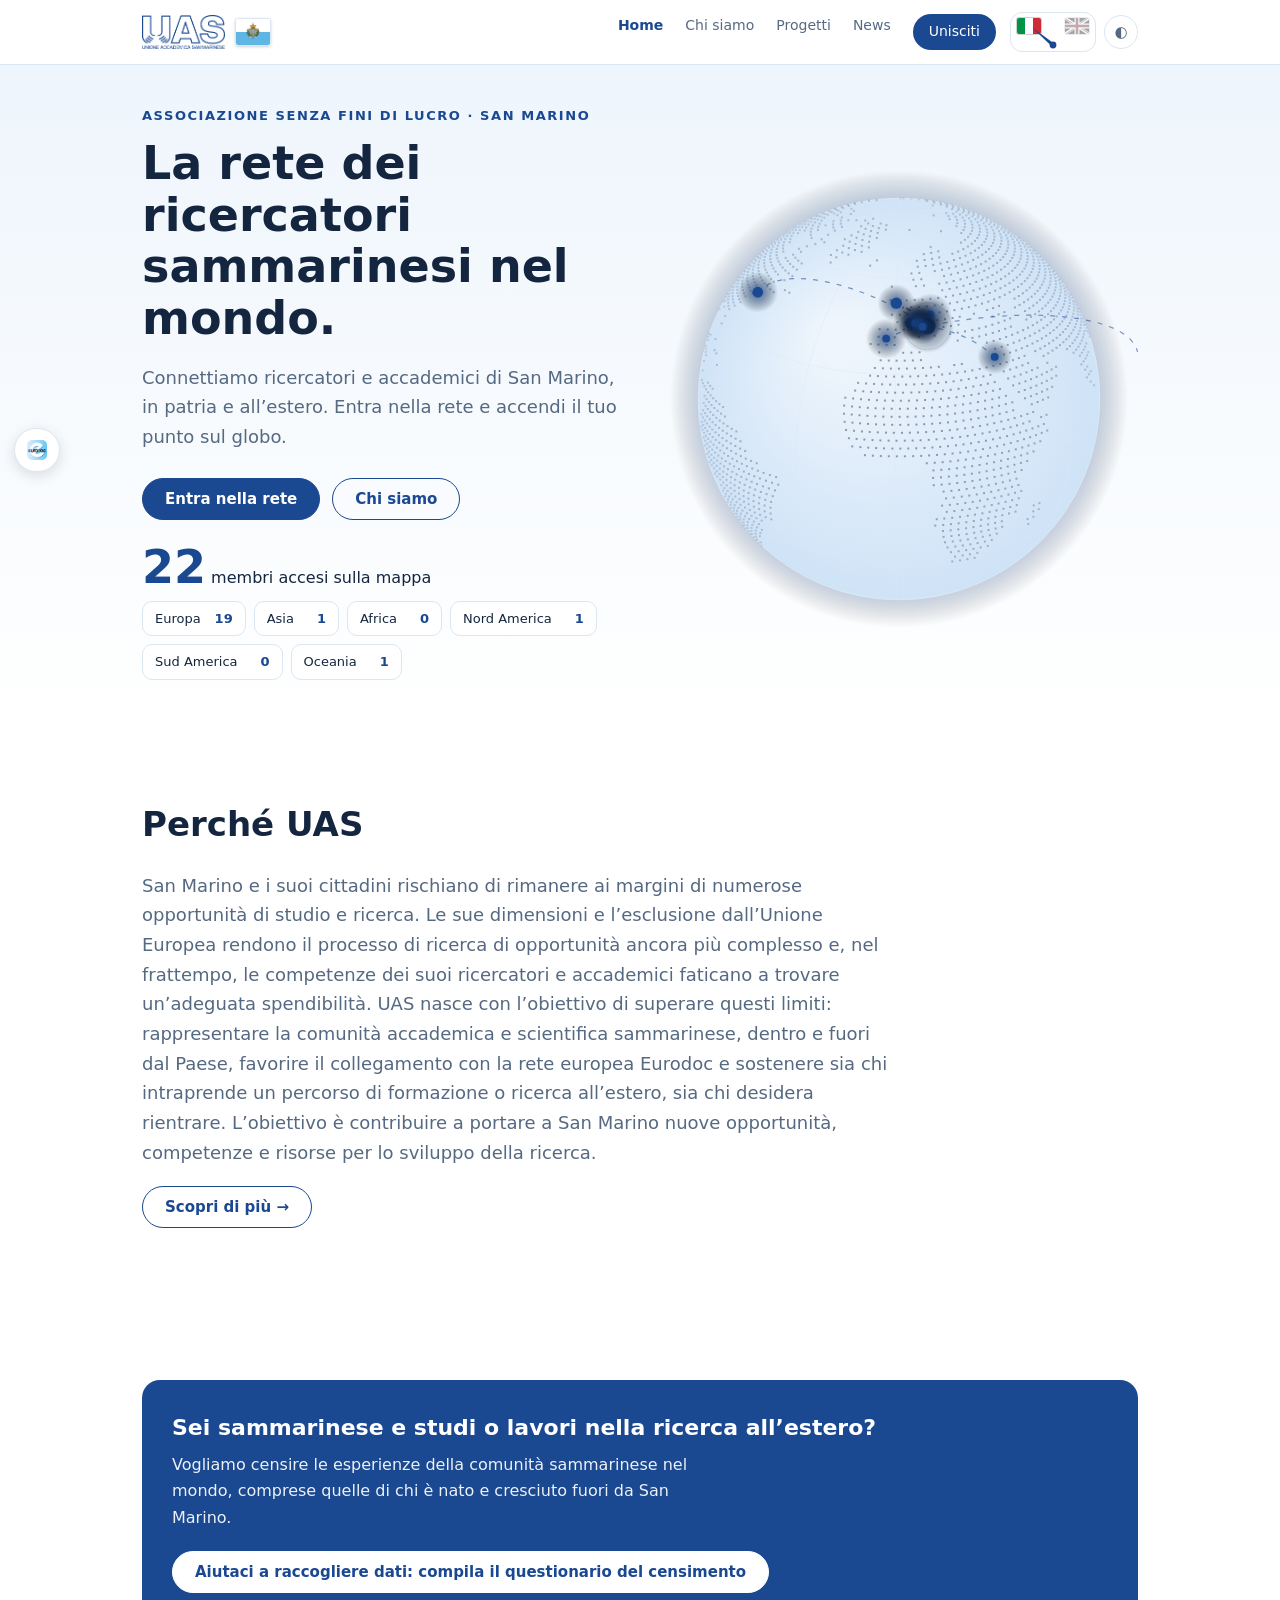
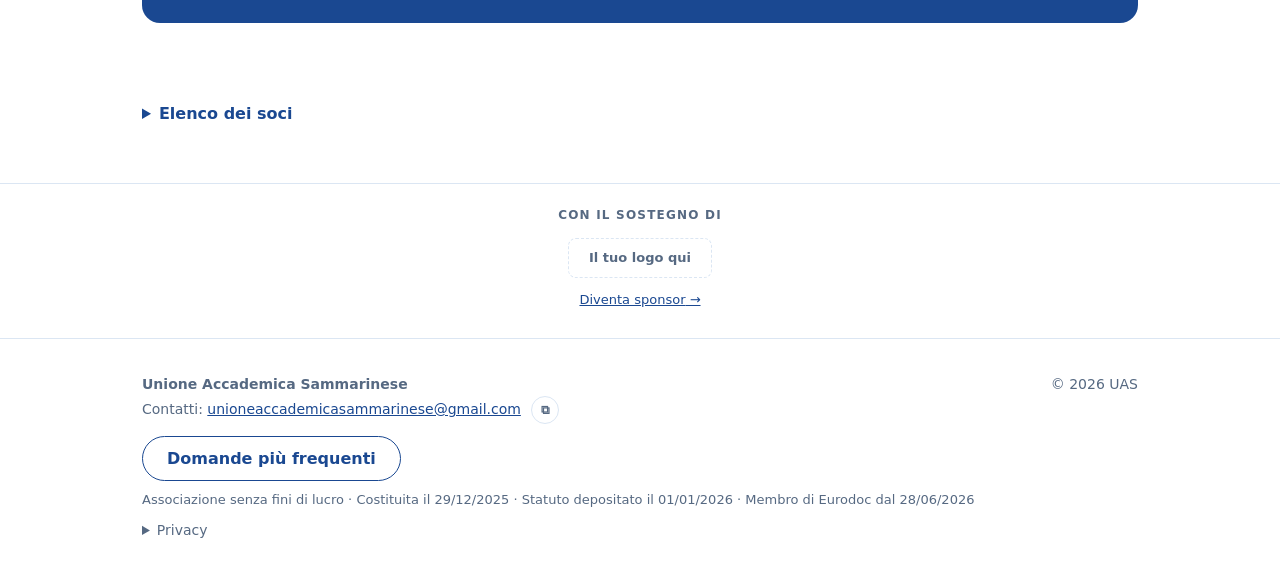
<file: index.html>
<!DOCTYPE html>
<html lang="it">
<head>
<meta charset="utf-8">
<meta name="viewport" content="width=device-width, initial-scale=1, viewport-fit=cover">
<title>Unione Accademica Sammarinese</title>
<meta name="description" content="La rete dei ricercatori e degli accademici di San Marino. Associazione senza fini di lucro, membro di Eurodoc.">
<meta property="og:title" content="Unione Accademica Sammarinese">
<meta property="og:description" content="La rete dei ricercatori e degli accademici di San Marino. Associazione senza fini di lucro, membro di Eurodoc.">
<meta property="og:type" content="website">
<meta property="og:image" content="assets/og.jpg">
<link rel="icon" href="assets/favicon.png">
<link rel="stylesheet" href="assets/style.css?v=11">
<script type="application/ld+json">{"@context":"https://schema.org","@type":"Organization","name":"Unione Accademica Sammarinese","email":"unioneaccademicasammarinese@gmail.com","logo":"assets/logo.png","foundingDate":"2025-12-29","address":{"@type":"PostalAddress","addressCountry":"SM"}}</script>
</head>
<body>
<a class="skip" href="#main" data-i="skip"></a>
<header><div class="w">
<a class="brand" href="index.html" aria-label="UAS – Home" title="Home"><img class="logo" src="assets/logo.png" alt="Unione Accademica Sammarinese"><img class="flag" src="assets/flag-sm.png" alt="San Marino" width="37" height="28"></a>
<nav id="nav"><a href="index.html" data-i="nh"></a><a href="chi-siamo.html" data-i="n1"></a><a href="progetti.html" data-i="pj"></a><a href="novita.html" data-i="n6"></a><a href="sponsor.html" data-i="sp" id="nsp" hidden></a><a class="navjoin" href="partecipa.html#join" data-i="n3"></a></nav>
<div class="tools">
<button class="lg" id="lg" type="button" data-l="it"><img class="fl fi" src="assets/flag-it.png" alt="" width="24" height="16"><img class="fl fg" src="assets/flag-gb.png" alt="" width="24" height="16"><svg class="nd" viewBox="0 0 84 38" aria-hidden="true"><g class="ndg"><path d="M42 32.2 L40.3 31 L42 4.5 L43.7 31 Z"/></g><circle cx="42" cy="32" r="3.4"/></svg></button>
<button class="ib" id="theme" aria-label="Theme">◐</button>
<button class="ib" id="burger" aria-label="Menu" aria-expanded="false">☰</button>
</div><div id="bar"></div></div></header>
<main id="main"><span id="top"></span>
<div class="hero"><div class="w">
<div class="ht"><div class="eyebrow" data-i="eb"></div><h1 data-i="h1"></h1><p class="lead" data-i="lead"></p>
<div class="btns"><a class="btn p" href="partecipa.html#join" data-i="cta1"></a><a class="btn s" href="chi-siamo.html" data-i="cta2"></a></div></div>
<div class="gl"><canvas id="gl" role="img"></canvas><div id="tip" role="status"></div></div>
<div class="hs"><div class="tot"><b id="tn">0</b> <span data-i="xtn"></span></div><div id="cl"></div>
<p class="note" id="emp" data-i="xem" hidden></p><div class="card" id="pin" hidden></div></div>
</div></div><section id="why1"><div class="w rv"><h2 data-i="pw1"></h2><p class="lead" data-i="pw2" style="max-width:760px"></p><p><a class="btn s" href="chi-siamo.html" data-i="more"></a></p></div></section><section id="abroad"><div class="w rv"><div class="band">
<div><h3 data-i="abh"></h3><p data-i="abp"></p></div>
<a class="btn" href="partecipa.html?map=1#join" data-i="abc"></a></div></div></section><section style="padding:10px 0 56px"><div class="w"><details class="ml"><summary data-i="xml"></summary><div class="grid" id="mlist" style="margin-top:16px"></div></details></div></section>
</main>
<section class="spons" id="sstrip" hidden><div class="w"><span class="sk" data-i="sk"></span><div class="sr" id="srow"></div><a class="sm" data-sponsor href="#" data-i="sph2"></a></div></section>
<footer id="contact"><div class="w"><div>
<strong>Unione Accademica Sammarinese</strong><br>
<span data-i="n4"></span>: <a href="mailto:unioneaccademicasammarinese@gmail.com" id="mail">unioneaccademicasammarinese@gmail.com</a>
<button class="ib" id="copy" aria-label="Copy" style="width:28px;height:28px;font-size:12px;margin-left:6px">⧉</button>
<div style="margin-top:12px"><a class="btn s" href="partecipa.html#faq" data-i="n8" style="font-size:16px;padding:12px 24px">FAQ</a></div><div id="soc" style="margin-top:6px"></div><p class="note" data-i="xlg" style="margin:8px 0 0"></p>
<details><summary data-i="pv"></summary><p class="note" data-i="pvt"></p></details>
</div><div>© 2026 UAS</div></div></footer>
<button class="ib" id="top-btn" aria-label="Top">↑</button>
<aside class="rail" id="rail" aria-label="Social"></aside>
<dialog id="cdlg"><form class="g" id="cf" novalidate>
<h3 id="ctt" style="margin:0"></h3><p class="note" data-i="xcm" style="margin:0"></p>
<input class="hp" id="chp" tabindex="-1" autocomplete="off" aria-hidden="true">
<input id="cnm" autocomplete="name" data-ph="xcnm"><input id="cem" type="email" autocomplete="email" data-ph="xcem">
<select id="crs" aria-label="Motivo"><option value="Collaborazione di ricerca" data-i="xra"></option><option value="Informazioni sull'associazione" data-i="xrb"></option><option value="Opportunità di studio o lavoro" data-i="xrc"></option><option value="Altro" data-i="xrd"></option></select>
<textarea id="cms" rows="4" data-ph="xcms"></textarea>
<label class="c"><input type="checkbox" id="cck"><span data-i="xcck"></span></label>
<div style="display:flex;gap:10px;flex-wrap:wrap"><button class="btn p" type="submit" data-i="xcsd"></button><button class="btn s" type="button" id="cx" data-i="xcc"></button></div>
<div id="cs" role="status" aria-live="polite" style="font-weight:600"></div></form></dialog>
<script src="assets/app.js?v=11"></script>
</body></html>
</file>
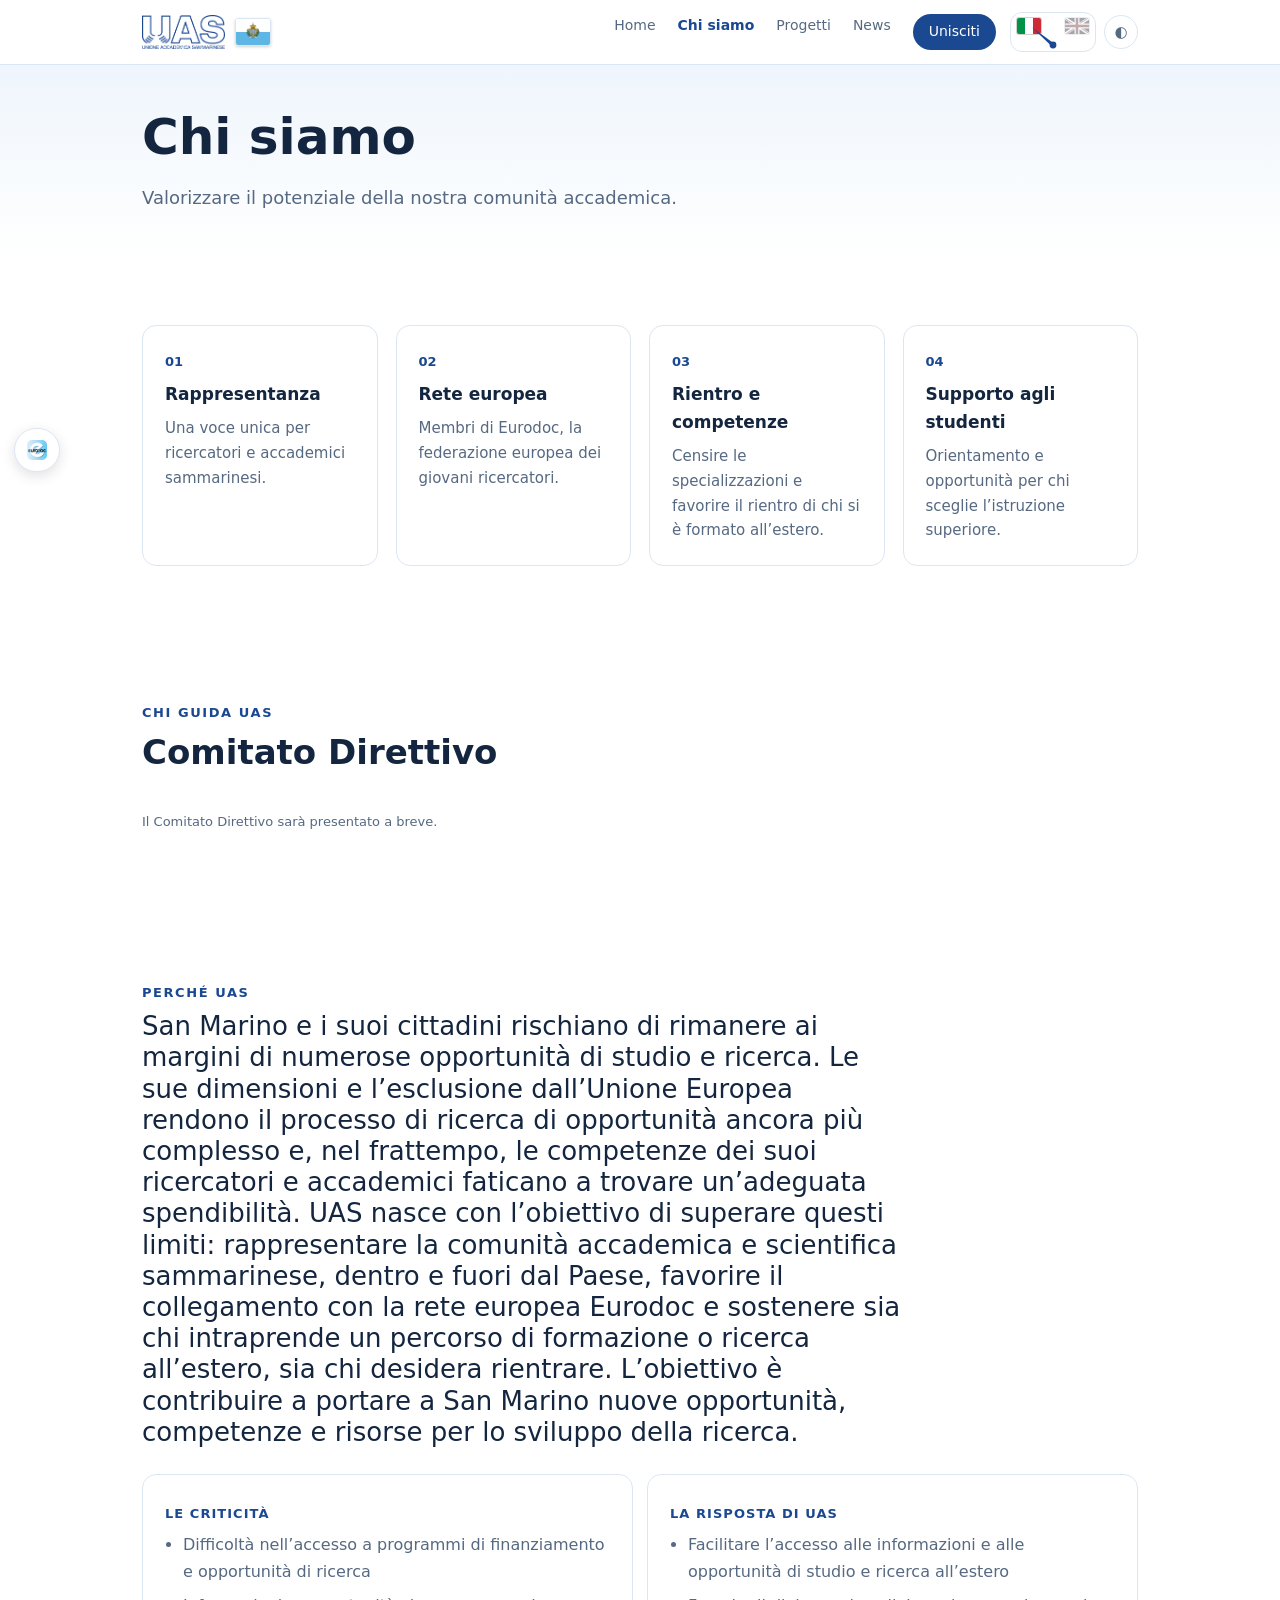
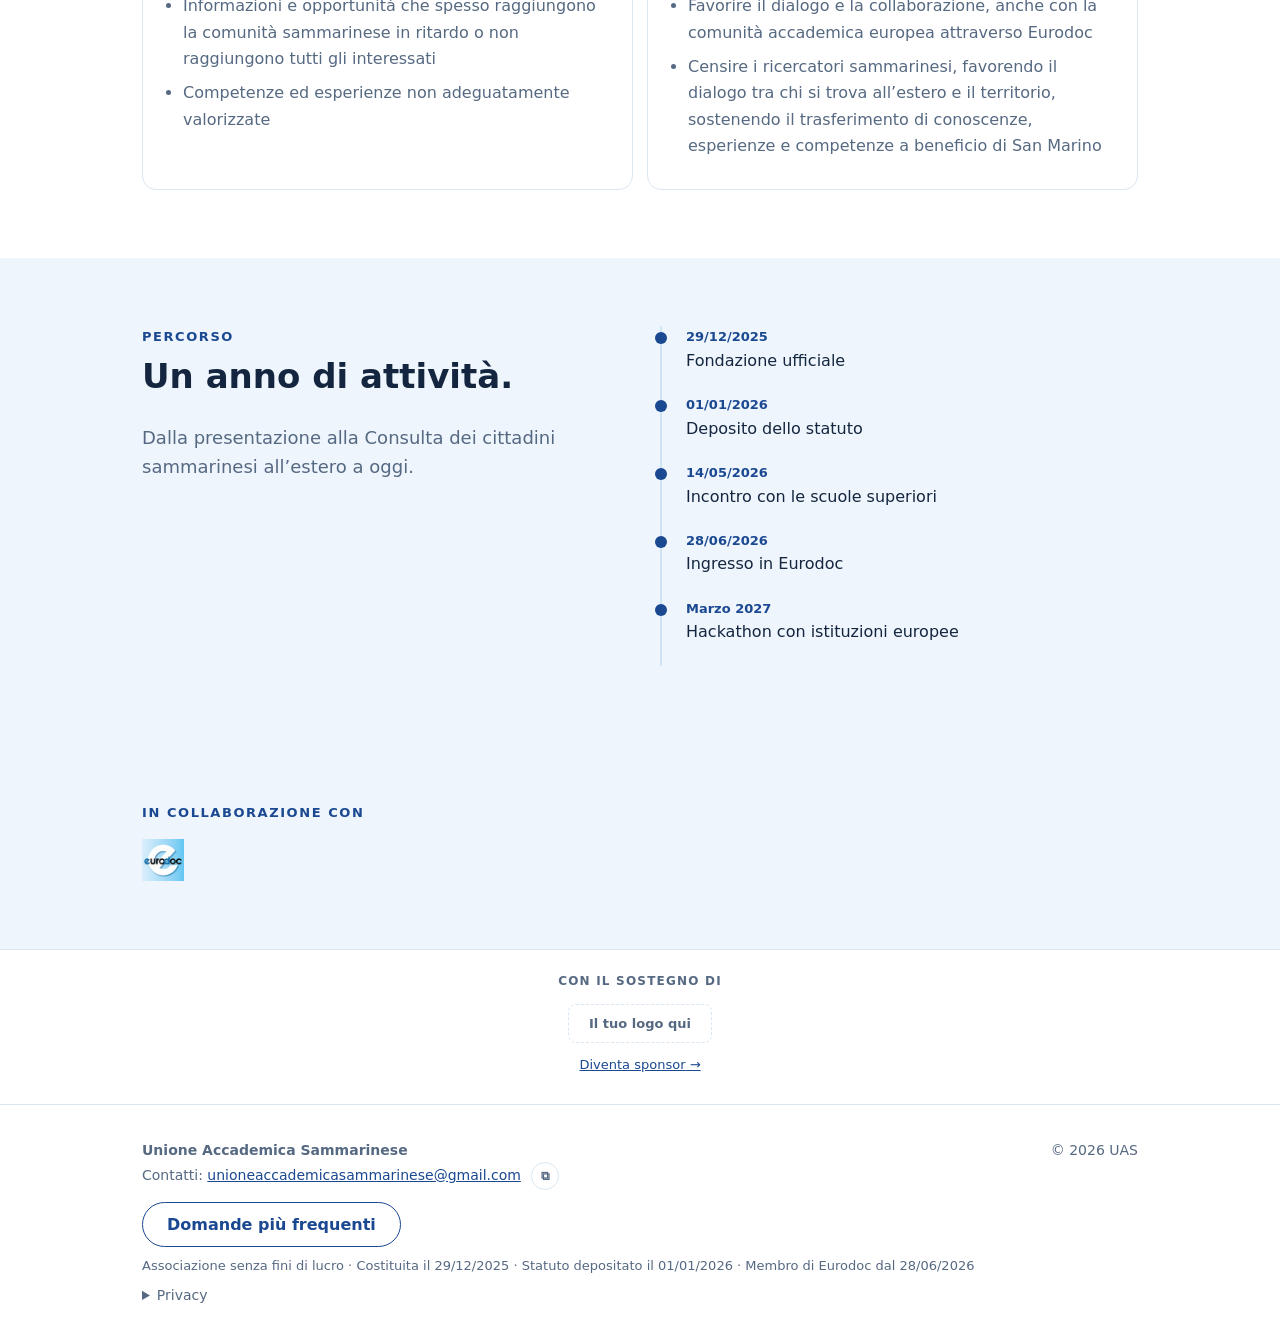
<file: chi-siamo.html>
<!DOCTYPE html>
<html lang="it">
<head>
<meta charset="utf-8">
<meta name="viewport" content="width=device-width, initial-scale=1, viewport-fit=cover">
<title>Chi siamo · Unione Accademica Sammarinese</title>
<meta name="description" content="Chi è UAS, perché esiste e il suo percorso.">
<meta property="og:title" content="Chi siamo · Unione Accademica Sammarinese">
<meta property="og:description" content="Chi è UAS, perché esiste e il suo percorso.">
<meta property="og:type" content="website">
<meta property="og:image" content="assets/og.jpg">
<link rel="icon" href="assets/favicon.png">
<link rel="stylesheet" href="assets/style.css?v=11">

</head>
<body>
<a class="skip" href="#main" data-i="skip"></a>
<header><div class="w">
<a class="brand" href="index.html" aria-label="UAS – Home" title="Home"><img class="logo" src="assets/logo.png" alt="Unione Accademica Sammarinese"><img class="flag" src="assets/flag-sm.png" alt="San Marino" width="37" height="28"></a>
<nav id="nav"><a href="index.html" data-i="nh"></a><a href="chi-siamo.html" data-i="n1"></a><a href="progetti.html" data-i="pj"></a><a href="novita.html" data-i="n6"></a><a href="sponsor.html" data-i="sp" id="nsp" hidden></a><a class="navjoin" href="partecipa.html#join" data-i="n3"></a></nav>
<div class="tools">
<button class="lg" id="lg" type="button" data-l="it"><img class="fl fi" src="assets/flag-it.png" alt="" width="24" height="16"><img class="fl fg" src="assets/flag-gb.png" alt="" width="24" height="16"><svg class="nd" viewBox="0 0 84 38" aria-hidden="true"><g class="ndg"><path d="M42 32.2 L40.3 31 L42 4.5 L43.7 31 Z"/></g><circle cx="42" cy="32" r="3.4"/></svg></button>
<button class="ib" id="theme" aria-label="Theme">◐</button>
<button class="ib" id="burger" aria-label="Menu" aria-expanded="false">☰</button>
</div><div id="bar"></div></div></header>
<main id="main"><span id="top"></span>
<div class="pagehd"><div class="w"><h1 data-i="n1"></h1><p class="lead" data-i="ah"></p></div></div><section id="about"><div class="w rv">

<div class="grid">
<div class="card"><b>01</b><h3 data-i="c1t"></h3><p data-i="c1p"></p></div>
<div class="card"><b>02</b><h3 data-i="c2t"></h3><p data-i="c2p"></p></div>
<div class="card"><b>03</b><h3 data-i="c3t"></h3><p data-i="c3p"></p></div>
<div class="card"><b>04</b><h3 data-i="c4t"></h3><p data-i="c4p"></p></div>
</div></div></section><section id="team" hidden><div class="w"><div class="eyebrow" data-i="xth"></div><h2 data-i="xtt"></h2><div class="grid" id="tlist"></div></div></section><section id="why"><div class="w rv"><div class="eyebrow" data-i="xwh"></div><h2 data-i="xwt" style="max-width:760px;font-size:clamp(20px,2.6vw,26px);font-weight:500"></h2>
<div class="cols">
<div class="card"><h3 data-i="xpr"></h3><ul><li data-i="xp1"></li><li data-i="xp2"></li><li data-i="xp3"></li></ul></div>
<div class="card"><h3 data-i="xan"></h3><ul><li data-i="xa1"></li><li data-i="xa2"></li><li data-i="xa3"></li></ul></div>
</div></div></section><section id="path" class="alt"><div class="w two rv">
<div><div class="eyebrow" data-i="n2"></div><h2 data-i="ph"></h2><p class="lead" data-i="pp"></p>
</div>
<ul class="tl">
<li><time>29/12/2025</time><span data-i="t1"></span></li>
<li><time>01/01/2026</time><span data-i="t2"></span></li>
<li><time>14/05/2026</time><span data-i="t3"></span></li>
<li><time>28/06/2026</time><span data-i="t4"></span></li>
<li><time data-i="t5d"></time><span data-i="t5"></span></li>
</ul></div></section><section id="partners" class="alt" hidden><div class="w"><div class="eyebrow" data-i="xph"></div><div class="logos" id="plist" style="margin-top:16px"></div></div></section>
</main>
<section class="spons" id="sstrip" hidden><div class="w"><span class="sk" data-i="sk"></span><div class="sr" id="srow"></div><a class="sm" data-sponsor href="#" data-i="sph2"></a></div></section>
<footer id="contact"><div class="w"><div>
<strong>Unione Accademica Sammarinese</strong><br>
<span data-i="n4"></span>: <a href="mailto:unioneaccademicasammarinese@gmail.com" id="mail">unioneaccademicasammarinese@gmail.com</a>
<button class="ib" id="copy" aria-label="Copy" style="width:28px;height:28px;font-size:12px;margin-left:6px">⧉</button>
<div style="margin-top:12px"><a class="btn s" href="partecipa.html#faq" data-i="n8" style="font-size:16px;padding:12px 24px">FAQ</a></div><div id="soc" style="margin-top:6px"></div><p class="note" data-i="xlg" style="margin:8px 0 0"></p>
<details><summary data-i="pv"></summary><p class="note" data-i="pvt"></p></details>
</div><div>© 2026 UAS</div></div></footer>
<button class="ib" id="top-btn" aria-label="Top">↑</button>
<aside class="rail" id="rail" aria-label="Social"></aside>

<script src="assets/app.js?v=11"></script>
</body></html>
</file>
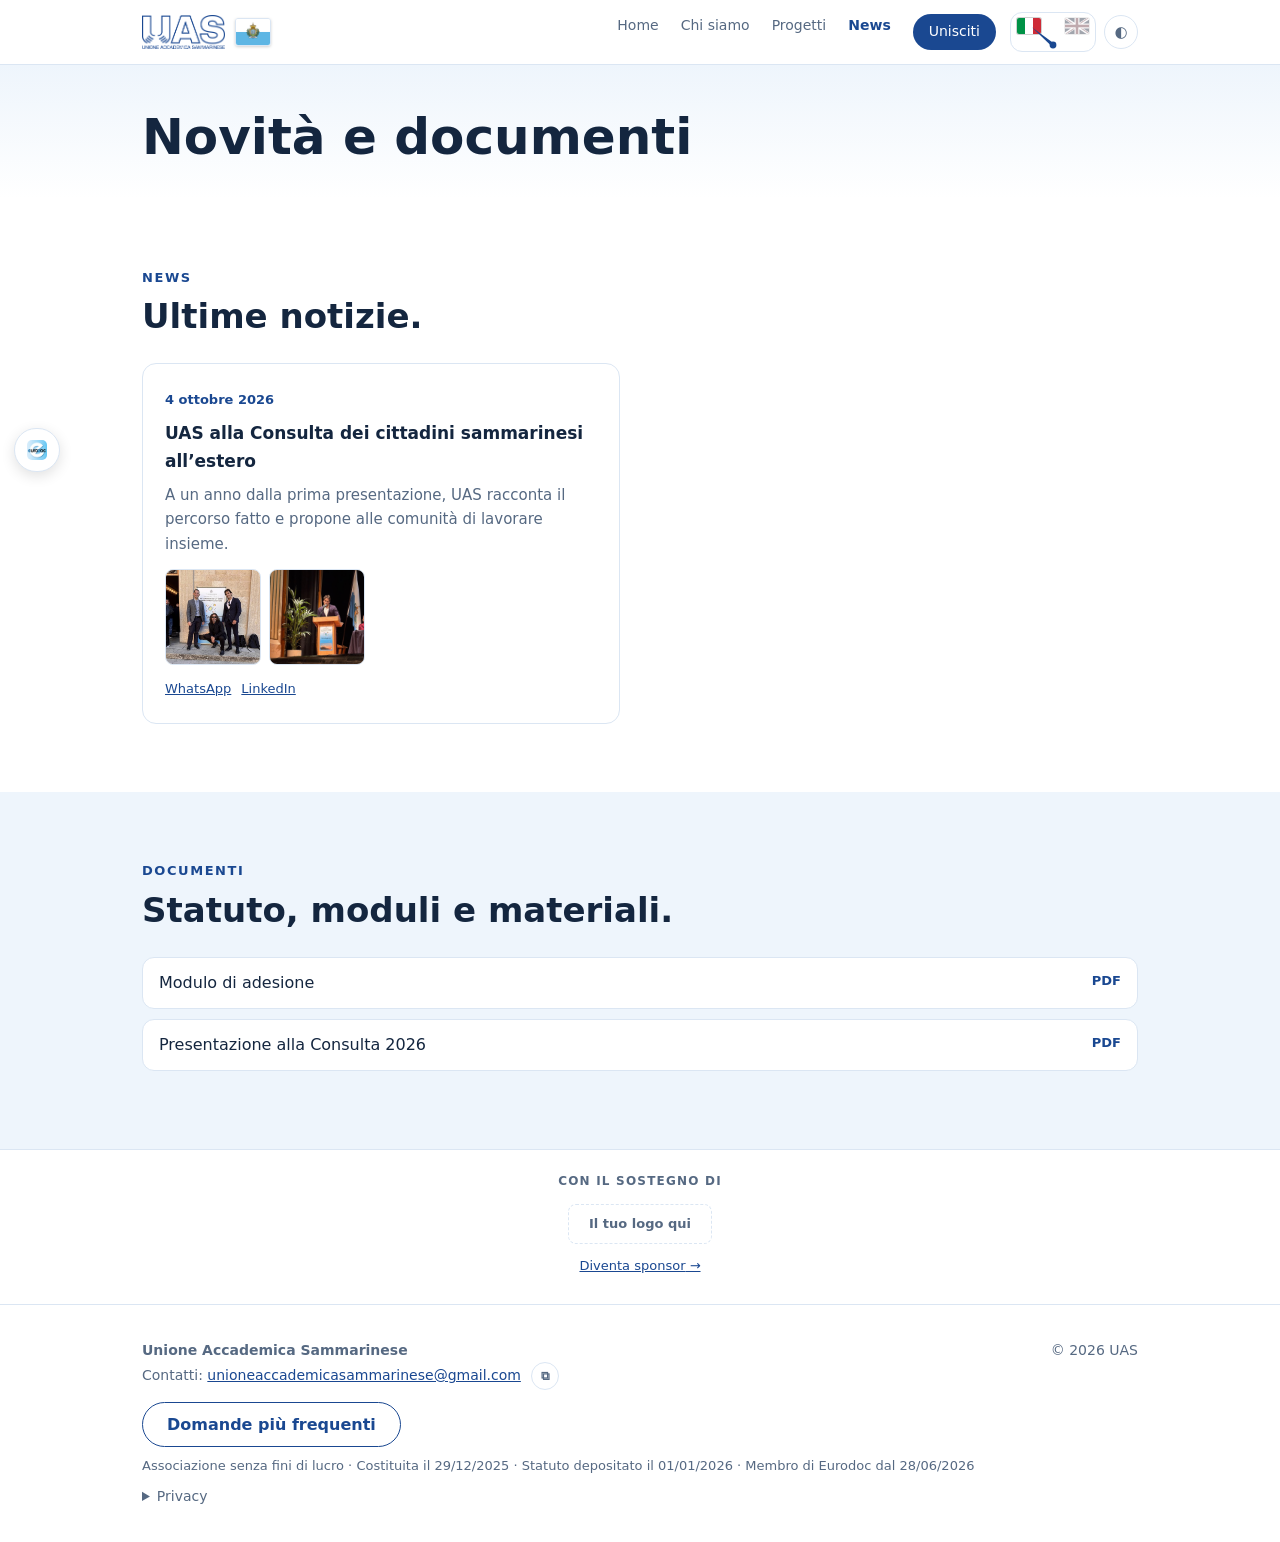
<file: novita.html>
<!DOCTYPE html>
<html lang="it">
<head>
<meta charset="utf-8">
<meta name="viewport" content="width=device-width, initial-scale=1, viewport-fit=cover">
<title>News e documenti · Unione Accademica Sammarinese</title>
<meta name="description" content="News, eventi e documenti di UAS.">
<meta property="og:title" content="News e documenti · Unione Accademica Sammarinese">
<meta property="og:description" content="News, eventi e documenti di UAS.">
<meta property="og:type" content="website">
<meta property="og:image" content="assets/og.jpg">
<link rel="icon" href="assets/favicon.png">
<link rel="stylesheet" href="assets/style.css?v=11">

</head>
<body>
<a class="skip" href="#main" data-i="skip"></a>
<header><div class="w">
<a class="brand" href="index.html" aria-label="UAS – Home" title="Home"><img class="logo" src="assets/logo.png" alt="Unione Accademica Sammarinese"><img class="flag" src="assets/flag-sm.png" alt="San Marino" width="37" height="28"></a>
<nav id="nav"><a href="index.html" data-i="nh"></a><a href="chi-siamo.html" data-i="n1"></a><a href="progetti.html" data-i="pj"></a><a href="novita.html" data-i="n6"></a><a href="sponsor.html" data-i="sp" id="nsp" hidden></a><a class="navjoin" href="partecipa.html#join" data-i="n3"></a></nav>
<div class="tools">
<button class="lg" id="lg" type="button" data-l="it"><img class="fl fi" src="assets/flag-it.png" alt="" width="24" height="16"><img class="fl fg" src="assets/flag-gb.png" alt="" width="24" height="16"><svg class="nd" viewBox="0 0 84 38" aria-hidden="true"><g class="ndg"><path d="M42 32.2 L40.3 31 L42 4.5 L43.7 31 Z"/></g><circle cx="42" cy="32" r="3.4"/></svg></button>
<button class="ib" id="theme" aria-label="Theme">◐</button>
<button class="ib" id="burger" aria-label="Menu" aria-expanded="false">☰</button>
</div><div id="bar"></div></div></header>
<main id="main"><span id="top"></span>
<div class="pagehd"><div class="w"><h1 data-i="nvh"></h1></div></div><section id="news" hidden><div class="w two">
<div id="nwrap"><div class="eyebrow" data-i="n6"></div><h2 data-i="nt"></h2><div class="grid" id="nlist" style="grid-template-columns:1fr"></div></div>
<div id="ewrap"><div class="eyebrow" data-i="xev"></div><h2 style="visibility:hidden;margin-bottom:18px">.</h2><div id="elist"></div></div>
</div></section><section id="docs" class="alt" hidden><div class="w"><div class="eyebrow" data-i="xdh"></div><h2 data-i="xdt"></h2><div id="dlist"></div></div></section>
</main>
<section class="spons" id="sstrip" hidden><div class="w"><span class="sk" data-i="sk"></span><div class="sr" id="srow"></div><a class="sm" data-sponsor href="#" data-i="sph2"></a></div></section>
<footer id="contact"><div class="w"><div>
<strong>Unione Accademica Sammarinese</strong><br>
<span data-i="n4"></span>: <a href="mailto:unioneaccademicasammarinese@gmail.com" id="mail">unioneaccademicasammarinese@gmail.com</a>
<button class="ib" id="copy" aria-label="Copy" style="width:28px;height:28px;font-size:12px;margin-left:6px">⧉</button>
<div style="margin-top:12px"><a class="btn s" href="partecipa.html#faq" data-i="n8" style="font-size:16px;padding:12px 24px">FAQ</a></div><div id="soc" style="margin-top:6px"></div><p class="note" data-i="xlg" style="margin:8px 0 0"></p>
<details><summary data-i="pv"></summary><p class="note" data-i="pvt"></p></details>
</div><div>© 2026 UAS</div></div></footer>
<button class="ib" id="top-btn" aria-label="Top">↑</button>
<aside class="rail" id="rail" aria-label="Social"></aside>

<script src="assets/app.js?v=11"></script>
</body></html>
</file>
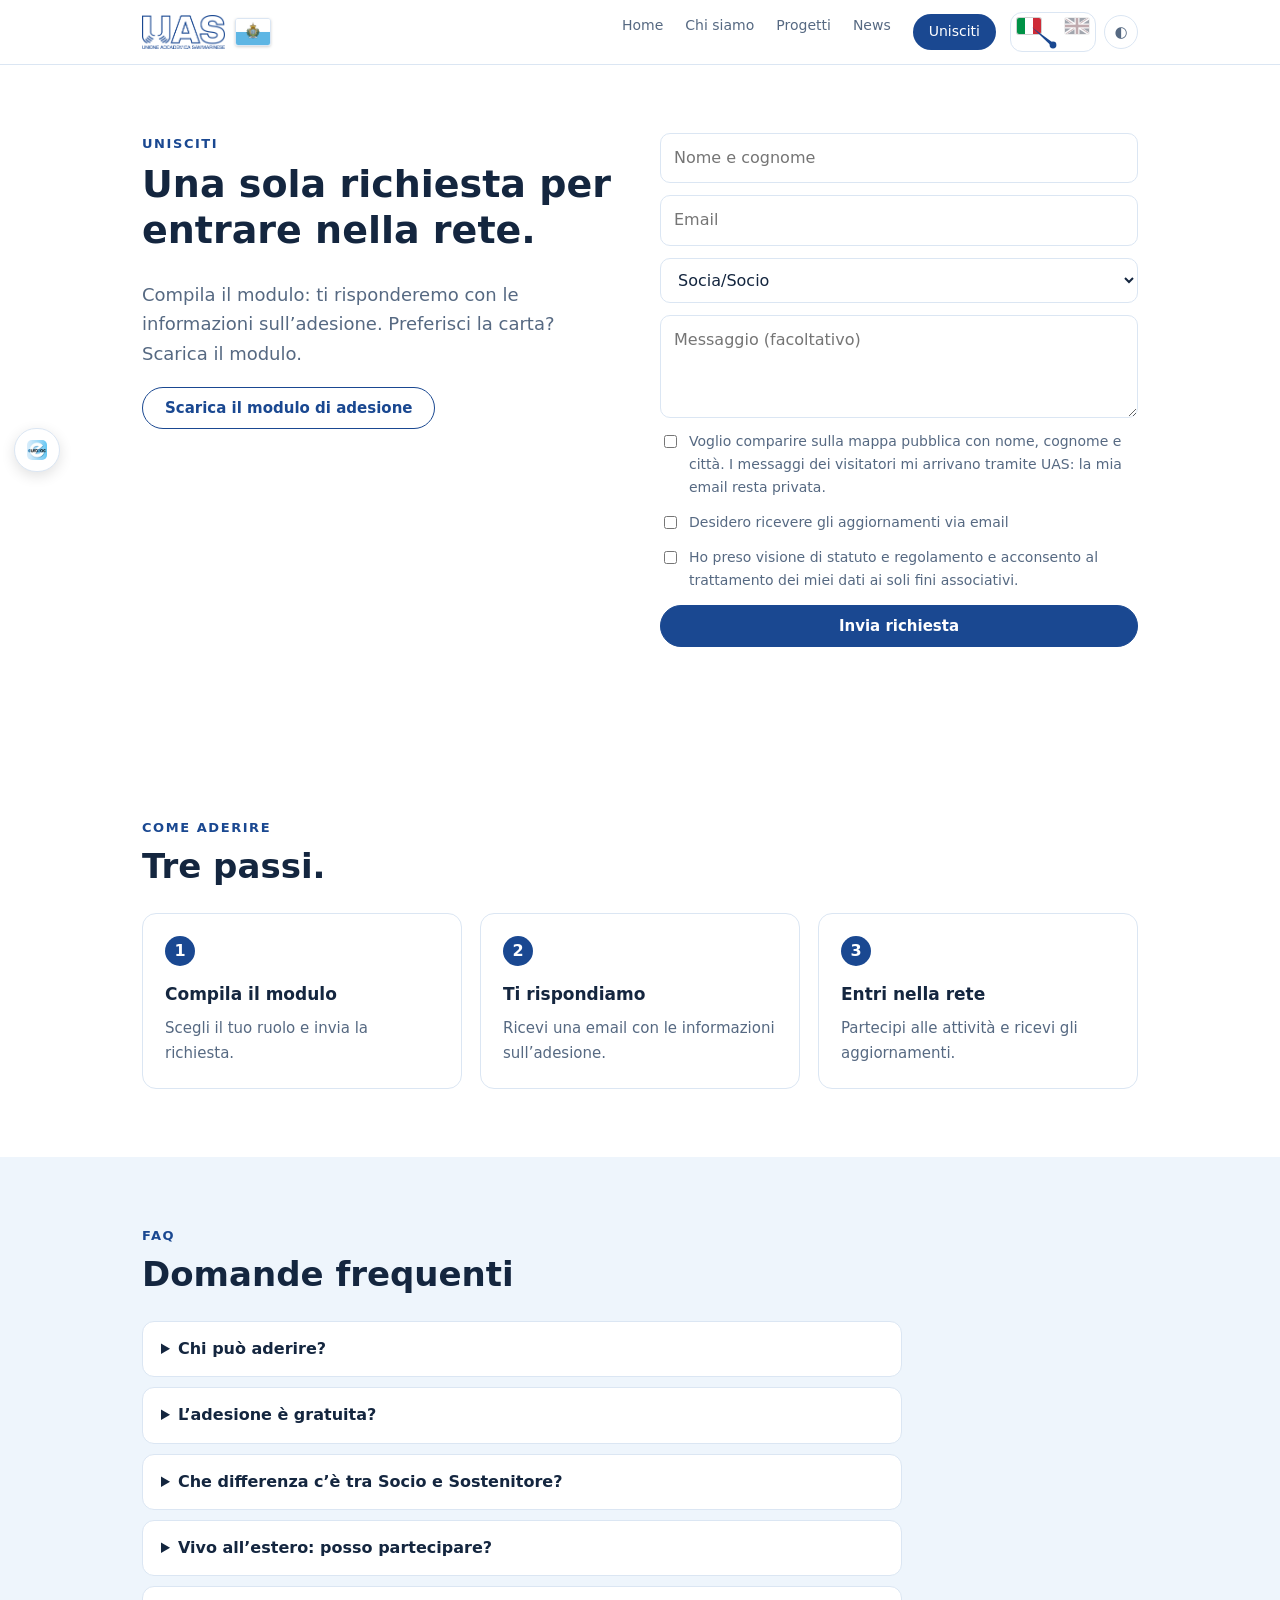
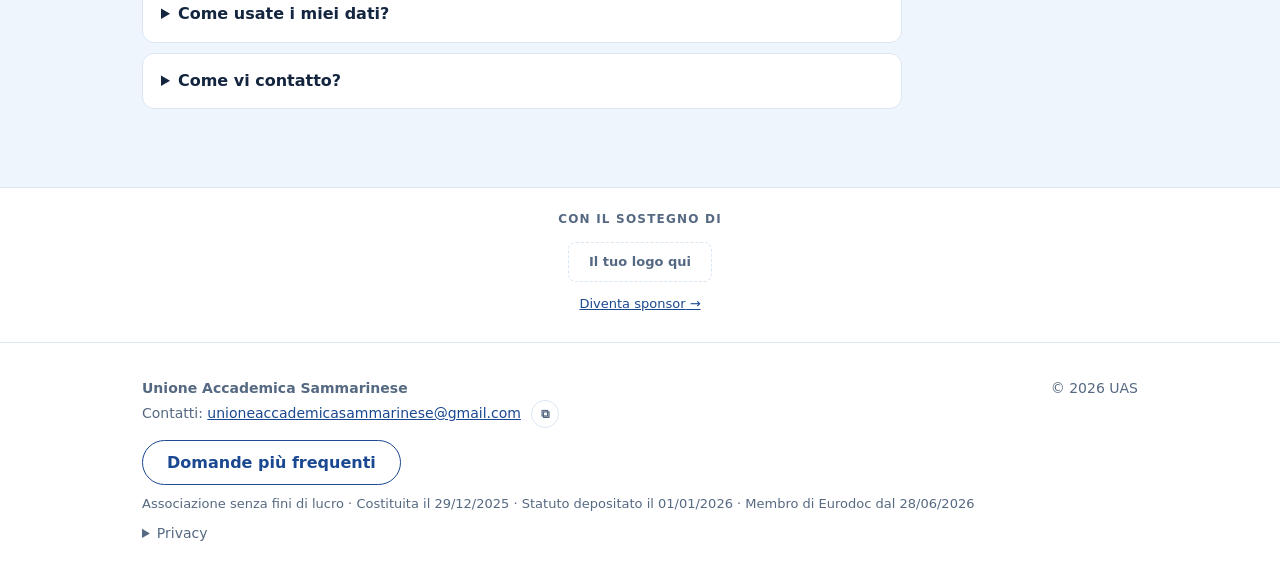
<file: partecipa.html>
<!DOCTYPE html>
<html lang="it">
<head>
<meta charset="utf-8">
<meta name="viewport" content="width=device-width, initial-scale=1, viewport-fit=cover">
<title>Unisciti · Unione Accademica Sammarinese</title>
<meta name="description" content="Entra nella rete UAS: modulo di adesione e domande frequenti.">
<meta property="og:title" content="Unisciti · Unione Accademica Sammarinese">
<meta property="og:description" content="Entra nella rete UAS: modulo di adesione e domande frequenti.">
<meta property="og:type" content="website">
<meta property="og:image" content="assets/og.jpg">
<link rel="icon" href="assets/favicon.png">
<link rel="stylesheet" href="assets/style.css?v=11">

</head>
<body>
<a class="skip" href="#main" data-i="skip"></a>
<header><div class="w">
<a class="brand" href="index.html" aria-label="UAS – Home" title="Home"><img class="logo" src="assets/logo.png" alt="Unione Accademica Sammarinese"><img class="flag" src="assets/flag-sm.png" alt="San Marino" width="37" height="28"></a>
<nav id="nav"><a href="index.html" data-i="nh"></a><a href="chi-siamo.html" data-i="n1"></a><a href="progetti.html" data-i="pj"></a><a href="novita.html" data-i="n6"></a><a href="sponsor.html" data-i="sp" id="nsp" hidden></a><a class="navjoin" href="partecipa.html#join" data-i="n3"></a></nav>
<div class="tools">
<button class="lg" id="lg" type="button" data-l="it"><img class="fl fi" src="assets/flag-it.png" alt="" width="24" height="16"><img class="fl fg" src="assets/flag-gb.png" alt="" width="24" height="16"><svg class="nd" viewBox="0 0 84 38" aria-hidden="true"><g class="ndg"><path d="M42 32.2 L40.3 31 L42 4.5 L43.7 31 Z"/></g><circle cx="42" cy="32" r="3.4"/></svg></button>
<button class="ib" id="theme" aria-label="Theme">◐</button>
<button class="ib" id="burger" aria-label="Menu" aria-expanded="false">☰</button>
</div><div id="bar"></div></div></header>
<main id="main"><span id="top"></span>
<section id="join"><div class="w two rv">
<div><div class="eyebrow" data-i="n3"></div><h1 data-i="jh" style="font-size:clamp(26px,3.6vw,38px);line-height:1.2;margin:8px 0 26px"></h1><p class="lead" data-i="jp"></p>
<p><a class="btn s" href="assets/modulo_di_adesione_UAS.pdf" download data-i="dl"></a></p></div>
<form id="f" novalidate>
<input class="hp" name="_honey" tabindex="-1" autocomplete="off" aria-hidden="true">
<input id="nm" name="name" required autocomplete="name" data-ph="fn" data-al="fn">
<input id="em" name="email" type="email" required autocomplete="email" data-ph="fe" data-al="fe">
<select id="rl" name="role" aria-label="Role"><option value="Socia/Socio" data-i="r1"></option><option value="Sostenitrice/Sostenitore" data-i="r2"></option><option value="Sammarinese all'estero (censimento)" data-i="r3"></option><!-- Giovane UAS: non ancora attivo, da riattivare al lancio (e ripristinare r4 in assets/app.js)
<option value="Giovane UAS" data-i="r4"></option> --></select>
<textarea id="ms" name="message" rows="3" data-ph="fm" data-al="fm"></textarea>
<label class="c"><input type="checkbox" id="mp" name="map"><span data-i="xmp"></span></label>
<div class="g" id="mpf" hidden><input id="ct" name="city" data-ph="xct"></div>
<label class="c"><input type="checkbox" id="nl" name="newsletter" value="si"><span data-i="nl"></span></label>
<label class="c"><input type="checkbox" id="ok" required><span data-i="ok"></span></label>
<button class="btn p" type="submit" data-i="send"></button>
<div id="msg" role="status" aria-live="polite"></div>
</form></div></section><section id="steps"><div class="w rv"><div class="eyebrow" data-i="xsh"></div><h2 data-i="xst"></h2>
<div class="grid steps">
<div class="card"><span class="n">1</span><h3 data-i="xs1t"></h3><p data-i="xs1p"></p></div>
<div class="card"><span class="n">2</span><h3 data-i="xs2t"></h3><p data-i="xs2p"></p></div>
<div class="card"><span class="n">3</span><h3 data-i="xs3t"></h3><p data-i="xs3p"></p></div>
</div></div></section><section id="faq" class="alt"><div class="w rv"><div class="eyebrow">FAQ</div><h2 data-i="xfh"></h2><div style="max-width:760px">
<details class="faq"><summary data-i="xq1"></summary><p><span data-i="xr1"></span> <a href="mailto:unioneaccademicasammarinese@gmail.com" data-i="xcu"></a></p></details>
<details class="faq"><summary data-i="xq2"></summary><p data-i="xr2"></p></details>
<details class="faq"><summary data-i="xq3"></summary><p data-i="xr3"></p></details>
<details class="faq"><summary data-i="xq4"></summary><p data-i="xr4"></p></details>
<details class="faq"><summary data-i="xq5"></summary><p data-i="xr5"></p></details>
<details class="faq"><summary data-i="xq6"></summary><p data-i="xr6"></p></details>
</div></div></section>
</main>
<section class="spons" id="sstrip" hidden><div class="w"><span class="sk" data-i="sk"></span><div class="sr" id="srow"></div><a class="sm" data-sponsor href="#" data-i="sph2"></a></div></section>
<footer id="contact"><div class="w"><div>
<strong>Unione Accademica Sammarinese</strong><br>
<span data-i="n4"></span>: <a href="mailto:unioneaccademicasammarinese@gmail.com" id="mail">unioneaccademicasammarinese@gmail.com</a>
<button class="ib" id="copy" aria-label="Copy" style="width:28px;height:28px;font-size:12px;margin-left:6px">⧉</button>
<div style="margin-top:12px"><a class="btn s" href="partecipa.html#faq" data-i="n8" style="font-size:16px;padding:12px 24px">FAQ</a></div><div id="soc" style="margin-top:6px"></div><p class="note" data-i="xlg" style="margin:8px 0 0"></p>
<details><summary data-i="pv"></summary><p class="note" data-i="pvt"></p></details>
</div><div>© 2026 UAS</div></div></footer>
<button class="ib" id="top-btn" aria-label="Top">↑</button>
<aside class="rail" id="rail" aria-label="Social"></aside>

<script src="assets/app.js?v=11"></script>
</body></html>
</file>
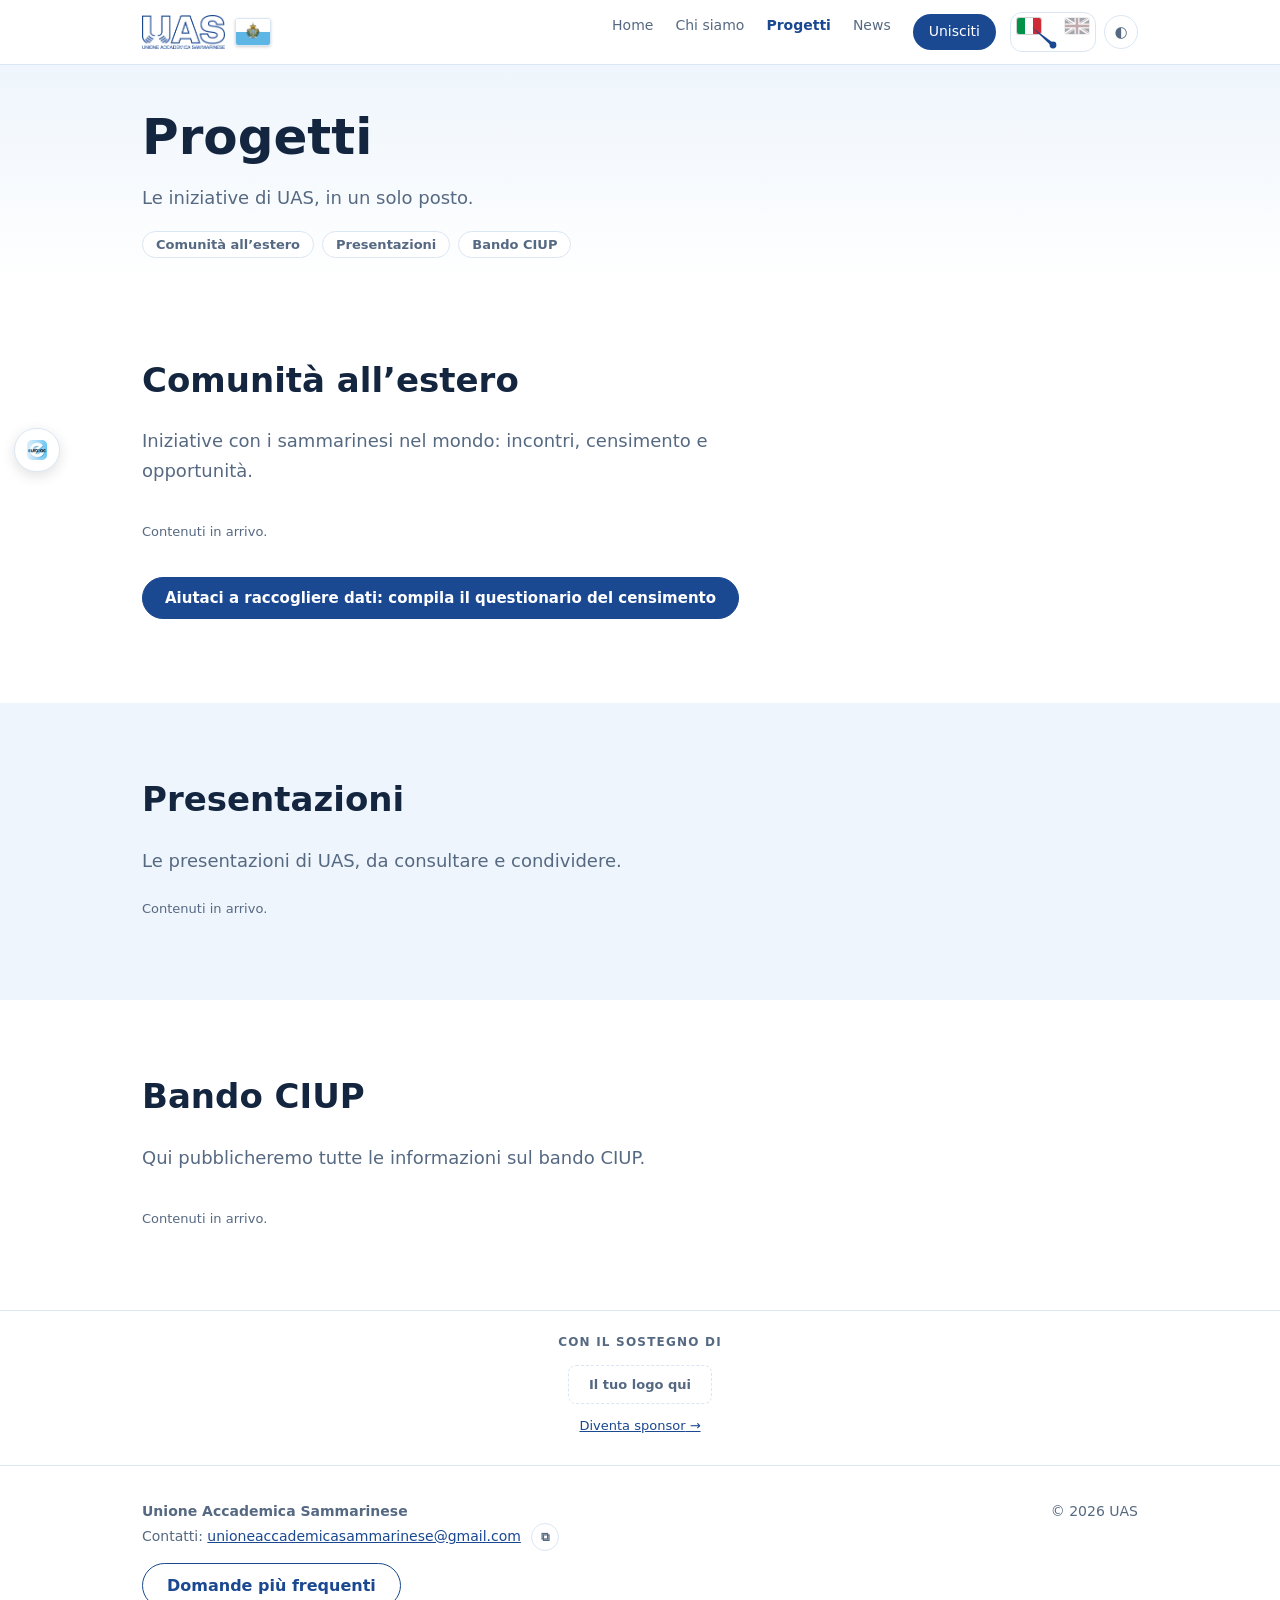
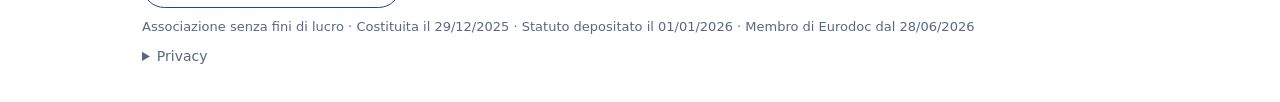
<file: progetti.html>
<!DOCTYPE html>
<html lang="it">
<head>
<meta charset="utf-8">
<meta name="viewport" content="width=device-width, initial-scale=1, viewport-fit=cover">
<title>Progetti · Unione Accademica Sammarinese</title>
<meta name="description" content="Comunità all’estero, presentazioni e bando CIUP.">
<meta property="og:title" content="Progetti · Unione Accademica Sammarinese">
<meta property="og:description" content="Comunità all’estero, presentazioni e bando CIUP.">
<meta property="og:type" content="website">
<meta property="og:image" content="assets/og.jpg">
<link rel="icon" href="assets/favicon.png">
<link rel="stylesheet" href="assets/style.css?v=11">

</head>
<body>
<a class="skip" href="#main" data-i="skip"></a>
<header><div class="w">
<a class="brand" href="index.html" aria-label="UAS – Home" title="Home"><img class="logo" src="assets/logo.png" alt="Unione Accademica Sammarinese"><img class="flag" src="assets/flag-sm.png" alt="San Marino" width="37" height="28"></a>
<nav id="nav"><a href="index.html" data-i="nh"></a><a href="chi-siamo.html" data-i="n1"></a><a href="progetti.html" data-i="pj"></a><a href="novita.html" data-i="n6"></a><a href="sponsor.html" data-i="sp" id="nsp" hidden></a><a class="navjoin" href="partecipa.html#join" data-i="n3"></a></nav>
<div class="tools">
<button class="lg" id="lg" type="button" data-l="it"><img class="fl fi" src="assets/flag-it.png" alt="" width="24" height="16"><img class="fl fg" src="assets/flag-gb.png" alt="" width="24" height="16"><svg class="nd" viewBox="0 0 84 38" aria-hidden="true"><g class="ndg"><path d="M42 32.2 L40.3 31 L42 4.5 L43.7 31 Z"/></g><circle cx="42" cy="32" r="3.4"/></svg></button>
<button class="ib" id="theme" aria-label="Theme">◐</button>
<button class="ib" id="burger" aria-label="Menu" aria-expanded="false">☰</button>
</div><div id="bar"></div></div></header>
<main id="main"><span id="top"></span>
<div class="pagehd"><div class="w"><h1 data-i="pjh"></h1><p class="lead" data-i="pjl"></p><div class="chips" style="margin:14px 0 0"><a class="chip" href="#comunita" data-i="cmh"></a><a class="chip" href="#presentazioni" data-i="prh"></a><a class="chip" href="#ciup" data-i="cih"></a></div></div></div><section id="comunita"><div class="w rv"><h2 data-i="cmh"></h2><p class="lead" data-i="cmp"></p><div class="grid" id="cmlist" style="margin:22px 0"></div><p><a class="btn p" href="partecipa.html?map=1#join" data-i="abc"></a></p></div></section><section id="presentazioni" class="alt"><div class="w rv"><h2 data-i="prh"></h2><p class="lead" data-i="prp"></p><div id="prlist" style="margin-top:22px"></div></div></section><section id="ciup"><div class="w rv"><h2 data-i="cih"></h2><p class="lead" data-i="cip"></p><div class="grid" id="cilist" style="margin-top:22px"></div></div></section>
</main>
<section class="spons" id="sstrip" hidden><div class="w"><span class="sk" data-i="sk"></span><div class="sr" id="srow"></div><a class="sm" data-sponsor href="#" data-i="sph2"></a></div></section>
<footer id="contact"><div class="w"><div>
<strong>Unione Accademica Sammarinese</strong><br>
<span data-i="n4"></span>: <a href="mailto:unioneaccademicasammarinese@gmail.com" id="mail">unioneaccademicasammarinese@gmail.com</a>
<button class="ib" id="copy" aria-label="Copy" style="width:28px;height:28px;font-size:12px;margin-left:6px">⧉</button>
<div style="margin-top:12px"><a class="btn s" href="partecipa.html#faq" data-i="n8" style="font-size:16px;padding:12px 24px">FAQ</a></div><div id="soc" style="margin-top:6px"></div><p class="note" data-i="xlg" style="margin:8px 0 0"></p>
<details><summary data-i="pv"></summary><p class="note" data-i="pvt"></p></details>
</div><div>© 2026 UAS</div></div></footer>
<button class="ib" id="top-btn" aria-label="Top">↑</button>
<aside class="rail" id="rail" aria-label="Social"></aside>

<script src="assets/app.js?v=11"></script>
</body></html>
</file>
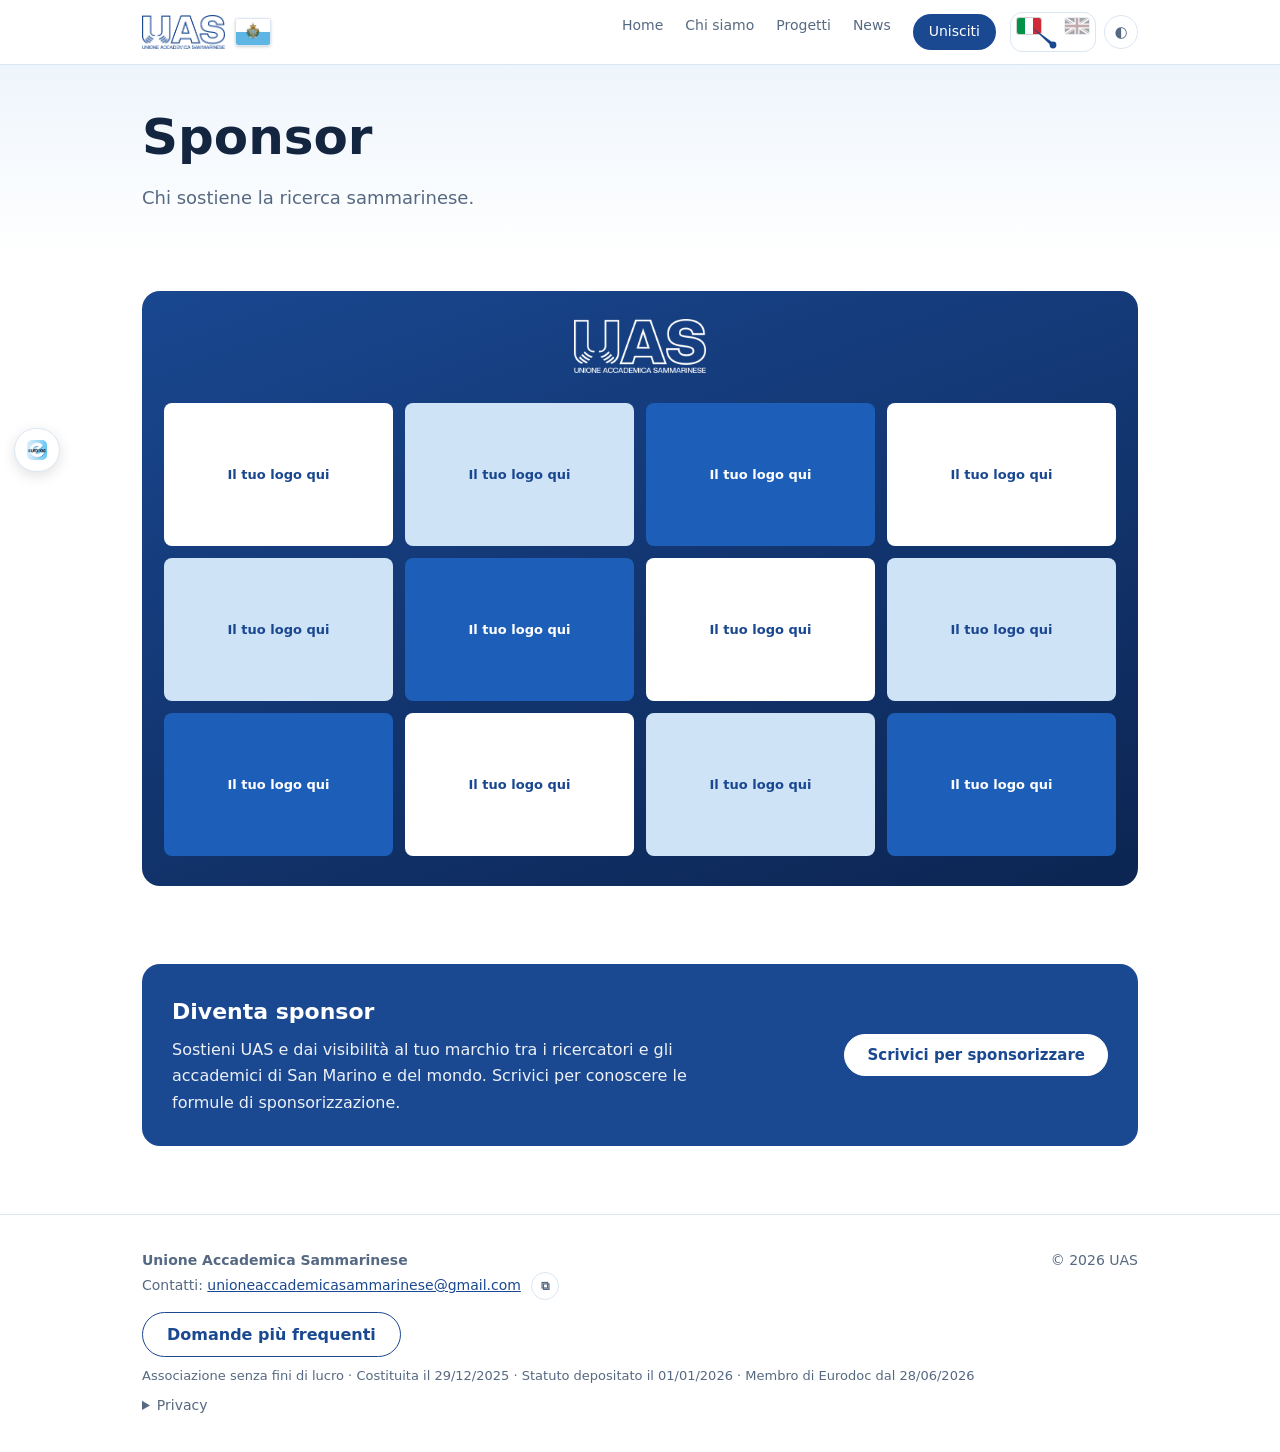
<file: sponsor.html>
<!DOCTYPE html>
<html lang="it">
<head>
<meta charset="utf-8">
<meta name="viewport" content="width=device-width, initial-scale=1, viewport-fit=cover">
<title>Sponsor · Unione Accademica Sammarinese</title>
<meta name="description" content="Sostieni UAS: scopri come diventare sponsor.">
<meta property="og:title" content="Sponsor · Unione Accademica Sammarinese">
<meta property="og:description" content="Sostieni UAS: scopri come diventare sponsor.">
<meta property="og:type" content="website">
<meta property="og:image" content="assets/og.jpg">
<link rel="icon" href="assets/favicon.png">
<link rel="stylesheet" href="assets/style.css?v=11">

</head>
<body>
<a class="skip" href="#main" data-i="skip"></a>
<header><div class="w">
<a class="brand" href="index.html" aria-label="UAS – Home" title="Home"><img class="logo" src="assets/logo.png" alt="Unione Accademica Sammarinese"><img class="flag" src="assets/flag-sm.png" alt="San Marino" width="37" height="28"></a>
<nav id="nav"><a href="index.html" data-i="nh"></a><a href="chi-siamo.html" data-i="n1"></a><a href="progetti.html" data-i="pj"></a><a href="novita.html" data-i="n6"></a><a href="sponsor.html" data-i="sp" id="nsp" hidden></a><a class="navjoin" href="partecipa.html#join" data-i="n3"></a></nav>
<div class="tools">
<button class="lg" id="lg" type="button" data-l="it"><img class="fl fi" src="assets/flag-it.png" alt="" width="24" height="16"><img class="fl fg" src="assets/flag-gb.png" alt="" width="24" height="16"><svg class="nd" viewBox="0 0 84 38" aria-hidden="true"><g class="ndg"><path d="M42 32.2 L40.3 31 L42 4.5 L43.7 31 Z"/></g><circle cx="42" cy="32" r="3.4"/></svg></button>
<button class="ib" id="theme" aria-label="Theme">◐</button>
<button class="ib" id="burger" aria-label="Menu" aria-expanded="false">☰</button>
</div><div id="bar"></div></div></header>
<main id="main"><span id="top"></span>
<div class="pagehd"><div class="w"><h1 data-i="sph"></h1><p class="lead" data-i="spl"></p></div></div><section style="padding-top:34px"><div class="w"><div class="wall"><img class="wl" src="assets/logo.png" alt="Unione Accademica Sammarinese"><div class="tiles" id="spwall"></div></div></div></section><section style="padding-top:10px"><div class="w"><div class="band"><div><h3 data-i="sph2"></h3><p data-i="spp"></p></div><a class="btn" data-sponsor href="#" data-i="spc"></a></div></div></section>
</main>
<footer id="contact"><div class="w"><div>
<strong>Unione Accademica Sammarinese</strong><br>
<span data-i="n4"></span>: <a href="mailto:unioneaccademicasammarinese@gmail.com" id="mail">unioneaccademicasammarinese@gmail.com</a>
<button class="ib" id="copy" aria-label="Copy" style="width:28px;height:28px;font-size:12px;margin-left:6px">⧉</button>
<div style="margin-top:12px"><a class="btn s" href="partecipa.html#faq" data-i="n8" style="font-size:16px;padding:12px 24px">FAQ</a></div><div id="soc" style="margin-top:6px"></div><p class="note" data-i="xlg" style="margin:8px 0 0"></p>
<details><summary data-i="pv"></summary><p class="note" data-i="pvt"></p></details>
</div><div>© 2026 UAS</div></div></footer>
<button class="ib" id="top-btn" aria-label="Top">↑</button>
<aside class="rail" id="rail" aria-label="Social"></aside>

<script src="assets/app.js?v=11"></script>
</body></html>
</file>
<file: assets/style.css>
:root{--bg:#fff;--soft:#eef5fc;--ink:#14263f;--mut:#566982;--acc:#1a4891;--sky:#cfe3f7;--line:#dbe6f3;box-sizing:border-box;padding-top:env(safe-area-inset-top,0px);padding-bottom:env(safe-area-inset-bottom,0px)}
@media (prefers-color-scheme:dark){:root:not([data-theme="light"]){--bg:#0e1a2b;--soft:#13243a;--ink:#e8f0fa;--mut:#a3b5cc;--acc:#7fb2ee;--sky:#1d3a5e;--line:#23406a}}
:root[data-theme="dark"]{--bg:#0e1a2b;--soft:#13243a;--ink:#e8f0fa;--mut:#a3b5cc;--acc:#7fb2ee;--sky:#1d3a5e;--line:#23406a}
*{box-sizing:border-box}html{scroll-behavior:smooth;scroll-padding-top:76px}
body{margin:0;background:var(--bg);color:var(--ink);font:16px/1.65 system-ui,-apple-system,"Segoe UI",Helvetica,Arial,sans-serif}
a{color:var(--acc)}:focus-visible{outline:3px solid var(--acc);outline-offset:3px;border-radius:4px}
.skip{position:absolute;left:-999px;top:8px;background:var(--acc);color:var(--bg);padding:8px 14px;border-radius:8px;z-index:30}.skip:focus{left:8px}
.w{max-width:1040px;margin:0 auto;padding:0 22px}
header{position:sticky;top:env(safe-area-inset-top,0px);background:var(--bg);border-bottom:1px solid var(--line);z-index:20}
header .w{display:flex;align-items:center;gap:14px;height:64px}
.logo{height:34px;display:block}
.brand{display:flex;align-items:center;gap:10px;text-decoration:none}.flag{height:28px;width:auto;display:block;border-radius:3px;border:1px solid var(--line);box-shadow:0 1px 3px rgba(0,0,0,.18)}
@media (prefers-color-scheme:dark){:root:not([data-theme="light"]) .logo{filter:brightness(2.4) saturate(.6)}}
:root[data-theme="dark"] .logo{filter:brightness(2.4) saturate(.6)}
nav{display:flex;gap:22px;margin-left:auto}
nav a{color:var(--mut);text-decoration:none;font-size:14px}nav a:hover{color:var(--acc)}
.tools{display:flex;gap:8px;align-items:center}
.lang{display:flex;border:1px solid var(--line);border-radius:999px;overflow:hidden}
.lang button,.ib{border:0;background:none;color:var(--mut);font:600 12px system-ui;cursor:pointer}
.lang button{padding:6px 12px}.lang button.on{background:var(--acc);color:var(--bg)}
.ib{width:34px;height:34px;border:1px solid var(--line);border-radius:50%;font-size:15px}
#burger{display:none}
#bar{position:absolute;left:0;bottom:-1px;height:2px;width:0;background:var(--acc)}
@media(max-width:760px){#burger{display:block}nav{display:none;position:absolute;top:64px;left:0;right:0;flex-direction:column;gap:0;background:var(--bg);border-bottom:1px solid var(--line);padding:6px 22px}nav.open{display:flex}nav a{padding:12px 0;font-size:16px}.tools{margin-left:auto}}
.hero{background:linear-gradient(180deg,var(--soft),var(--bg));padding:70px 0 60px}
.hero .w{display:grid;grid-template-columns:1.1fr .9fr;gap:40px;align-items:center}
@media(max-width:860px){.hero .w{grid-template-columns:1fr}}
.eyebrow{color:var(--acc);font-size:13px;letter-spacing:.12em;text-transform:uppercase;font-weight:600}
h1{font-size:clamp(32px,5vw,50px);line-height:1.12;margin:12px 0 18px;font-weight:700}
.lead{color:var(--mut);font-size:18px;max-width:640px}
.btns{display:flex;gap:12px;flex-wrap:wrap;margin-top:26px}
.btn{display:inline-block;padding:11px 22px;border-radius:999px;font:600 15px system-ui;text-decoration:none;border:1px solid var(--acc);cursor:pointer}
.p{background:var(--acc);color:var(--bg)}.s{background:none;color:var(--acc)}
.ph{position:relative;overflow:hidden;border-radius:18px;background:repeating-linear-gradient(135deg,var(--soft) 0 14px,var(--sky) 14px 15px);border:1px solid var(--line);display:grid;place-items:center;color:var(--mut);font-size:13px;text-align:center}
.ph img{position:absolute;inset:0;width:100%;height:100%;object-fit:cover}
.ph span{padding:10px}
.hv{aspect-ratio:4/3}
section{padding:68px 0}.alt{background:var(--soft)}
h2{font-size:clamp(24px,3.4vw,34px);line-height:1.2;margin:8px 0 26px;max-width:640px}
.grid{display:grid;grid-template-columns:repeat(auto-fit,minmax(220px,1fr));gap:18px}
.card{border:1px solid var(--line);background:var(--bg);border-radius:14px;padding:22px;transition:transform .2s,border-color .2s}
.card:hover{transform:translateY(-3px);border-color:var(--acc)}
.card b{color:var(--acc);font-size:13px}.card h3{margin:6px 0 8px;font-size:17px}.card p{margin:0;color:var(--mut);font-size:15px}
.tl{list-style:none;margin:0;padding:0;border-left:2px solid var(--sky)}
.tl li{position:relative;padding:0 0 20px 24px}
.tl li::before{content:"";position:absolute;left:-7px;top:6px;width:12px;height:12px;border-radius:50%;background:var(--acc)}
.tl time{display:block;color:var(--acc);font-size:13px;font-weight:600}
.two{display:grid;grid-template-columns:1fr 1fr;gap:40px}@media(max-width:800px){.two{grid-template-columns:1fr}}
.gal{display:grid;grid-template-columns:repeat(auto-fit,minmax(240px,1fr));gap:16px}.gal .ph{aspect-ratio:3/2}
.band{background:var(--acc);color:var(--bg);border-radius:18px;padding:30px;display:flex;gap:20px;align-items:center;justify-content:space-between;flex-wrap:wrap}
.band h3{margin:0 0 6px;font-size:22px}.band p{margin:0;max-width:560px;opacity:.92}.band .btn{background:var(--bg);color:var(--acc);border-color:var(--bg)}
.partners{display:flex;gap:28px;flex-wrap:wrap;align-items:center;color:var(--mut);font-weight:600}
.partners span{border:1px dashed var(--line);border-radius:10px;padding:10px 18px}
form{display:grid;gap:12px}
input,select,textarea{width:100%;padding:11px 13px;border:1px solid var(--line);border-radius:10px;background:var(--bg);color:var(--ink);font:inherit}
label.c{display:flex;gap:9px;align-items:flex-start;font-size:14px;color:var(--mut)}label.c input{width:auto;margin-top:5px}
.hp{position:absolute;left:-9999px}
#msg{min-height:1.4em;font-weight:600}
.note{font-size:13px;color:var(--mut)}
footer{border-top:1px solid var(--line);padding:34px 0;color:var(--mut);font-size:14px}
footer .w{display:flex;justify-content:space-between;gap:16px;flex-wrap:wrap}
footer details{max-width:520px;margin-top:8px}
#top-btn{position:fixed;right:18px;bottom:calc(18px + env(safe-area-inset-bottom,0px));opacity:0;pointer-events:none;transition:opacity .2s;background:var(--acc);color:var(--bg);border:0}
#top-btn.show{opacity:1;pointer-events:auto}
.rv{opacity:0;transform:translateY(18px);transition:opacity .6s,transform .6s}.rv.in{opacity:1;transform:none}
@media(prefers-reduced-motion:reduce){.rv{opacity:1;transform:none;transition:none}html{scroll-behavior:auto}.card{transition:none}}
.banner{background:var(--acc);color:var(--bg);text-align:center;padding:9px 14px;font-size:14px}.banner a{color:inherit;font-weight:600}
.steps .n{display:inline-grid;place-items:center;width:30px;height:30px;border-radius:50%;background:var(--acc);color:var(--bg);font-weight:700;margin-bottom:8px}
details.faq{border:1px solid var(--line);border-radius:12px;padding:14px 18px;margin-bottom:10px;background:var(--bg)}details.faq summary{cursor:pointer;font-weight:600}details.faq p{color:var(--mut);margin:10px 0 0}
.cols{display:grid;grid-template-columns:1fr 1fr;gap:14px}.cols .card h3{font-size:13px;letter-spacing:.08em;text-transform:uppercase;color:var(--acc)}.cols ul{margin:0;padding-left:18px;color:var(--mut)}.cols li{margin-bottom:8px}
@media(max-width:600px){.cols{grid-template-columns:1fr}}
.ava{width:64px;height:64px;border-radius:50%;object-fit:cover;background:var(--sky);color:var(--acc);display:grid;place-items:center;font-weight:700;font-size:20px;margin-bottom:10px}
.chips{display:flex;gap:8px;flex-wrap:wrap;margin-bottom:18px}.chip{border:1px solid var(--line);background:var(--bg);color:var(--mut);padding:5px 13px;border-radius:999px;font:600 13px system-ui;cursor:pointer}.chip.on{background:var(--acc);color:var(--bg);border-color:var(--acc)}
.ev{border-left:3px solid var(--acc);padding:4px 0 4px 14px;margin-bottom:14px}.ev b{display:block;color:var(--acc);font-size:13px}
.logos{display:flex;gap:26px;flex-wrap:wrap;align-items:center}.logos a,.logos span{color:var(--mut);font-weight:700;text-decoration:none}.logos img{height:42px;display:block}
.dlk{display:flex;justify-content:space-between;gap:12px;border:1px solid var(--line);border-radius:12px;padding:12px 16px;margin-bottom:10px;text-decoration:none;color:var(--ink);background:var(--bg)}.dlk:hover{border-color:var(--acc)}.dlk em{color:var(--acc);font-style:normal;font-size:13px;font-weight:600}
.share a{font-size:13px;margin-right:10px}
.mapw{display:grid;grid-template-columns:minmax(0,1.2fr) minmax(0,.8fr);gap:30px;align-items:center}@media(max-width:800px){.mapw{grid-template-columns:1fr}}
.gl{position:relative;aspect-ratio:1;max-width:520px;width:100%;margin:0 auto}#gl{width:100%;height:100%;display:block;cursor:grab;touch-action:pan-y}
#tip{position:absolute;pointer-events:none;background:var(--bg);color:var(--ink);border:1px solid var(--line);border-radius:10px;padding:8px 12px;font-size:13px;box-shadow:0 6px 18px rgba(0,0,0,.18);opacity:0;transition:opacity .15s;transform:translate(-50%,-125%);white-space:nowrap;z-index:2}#tip.on{opacity:1}#tip small{display:block;color:var(--mut)}
.tot{margin-bottom:14px}.tot b{font-size:46px;color:var(--acc);line-height:1}
.cr{display:flex;align-items:center;gap:10px;width:100%;border:1px solid var(--line);background:var(--bg);color:var(--ink);border-radius:10px;padding:9px 12px;margin-bottom:8px;cursor:pointer;font:inherit}.cr.on{border-color:var(--acc)}.cr .d{flex:1;text-align:left}.cr .l{display:flex;gap:3px}.cr i{width:7px;height:7px;border-radius:50%;background:var(--acc);box-shadow:0 0 6px var(--acc)}.cr b{color:var(--acc);min-width:22px;text-align:right}
.badge{display:inline-block;margin-left:10px;border:1px solid var(--acc);color:var(--acc);border-radius:999px;padding:1px 10px;font-size:12px;font-weight:600;letter-spacing:0;text-transform:none}
#pin{max-height:260px;overflow:auto}
.g{display:grid;gap:12px}.g[hidden]{display:none}
dialog{border:1px solid var(--line);border-radius:16px;background:var(--bg);color:var(--ink);max-width:460px;width:calc(100% - 32px);padding:22px}dialog::backdrop{background:rgba(10,20,40,.55)}
#pin{margin-bottom:14px}#pin h3{margin:0 0 4px}#pin p{margin:0 0 10px;color:var(--mut)}
.rail{position:fixed;left:14px;top:50%;transform:translateY(-50%);z-index:15;display:none;flex-direction:column;gap:10px}
@media(min-width:1200px){.rail{display:flex}}
.sb{display:inline-flex;align-items:center;gap:16px;height:44px;padding:0 12px;border:1px solid var(--line);background:var(--bg);color:var(--acc);border-radius:999px;text-decoration:none;font:600 14px system-ui;white-space:nowrap;box-shadow:0 4px 14px rgba(0,0,0,.12);transition:max-width .25s,border-color .2s}
.sb svg{width:20px;height:20px;flex:none;fill:none;stroke:currentColor;stroke-width:1.8;stroke-linecap:round;stroke-linejoin:round}.sb svg .f{fill:currentColor;stroke:none}
.rail .sb{max-width:46px;overflow:hidden}.rail .sb:hover,.rail .sb:focus-visible{max-width:290px;border-color:var(--acc)}
#soc{display:flex;gap:10px;flex-wrap:wrap}#soc .sb{box-shadow:none;font-size:13px;height:40px}
@media(min-width:1200px){#soc{display:none}}
.lg{position:relative;width:86px;height:40px;padding:0;border:1px solid var(--line);border-radius:12px;background:var(--bg);color:var(--acc);cursor:pointer;flex:none}
.lg .fl{position:absolute;top:5px;width:24px;height:16px;border-radius:2px;box-shadow:0 0 0 1px rgba(0,0,0,.18);transition:opacity .3s,filter .3s}.lg .fi{left:6px}.lg .fg{right:6px}
.lg[data-l="it"] .fg,.lg[data-l="en"] .fi{opacity:.4;filter:grayscale(.7)}
.lg .nd{position:absolute;inset:0;width:100%;height:100%;fill:currentColor}.lg .ndg{transform-origin:42px 32px;transform:rotate(-50deg);transition:transform .45s cubic-bezier(.34,1.56,.64,1)}.lg[data-l="en"] .ndg{transform:rotate(50deg)}
.lg:hover{border-color:var(--acc)}
@media(prefers-reduced-motion:reduce){.lg .ndg,.lg .fl{transition:none}}

.hero{padding:40px 0 34px}.hero h1{font-size:clamp(30px,4.4vw,46px)}
.hero .w{gap:18px;grid-template-areas:"t" "g" "s"}.hero .ht{grid-area:t}.hero .gl{grid-area:g}.hero .hs{grid-area:s}
@media(min-width:861px){.hero .w{grid-template-columns:minmax(0,1fr) minmax(0,1fr);grid-template-areas:"t g" "s g";row-gap:0;column-gap:40px;align-items:center}.hero .ht{align-self:end}.hero .hs{align-self:start}}
.hero .tot{margin:24px 0 6px}.hero #cl{display:flex;flex-wrap:wrap;gap:8px;margin:10px 0 14px}.hero .cr{width:auto;margin:0;padding:6px 12px;font-size:13px}.hero .cr .l{display:none}.hero .cr .d{flex:none}
.pagehd{background:linear-gradient(180deg,var(--soft),var(--bg));padding:44px 0 26px}.pagehd h1{margin:0 0 8px}
a.card.lk{display:block;color:inherit;text-decoration:none}.card.lk span{display:inline-block;margin-top:12px;color:var(--acc);font-weight:600;font-size:14px}
.navjoin{background:var(--acc);color:var(--bg)!important;border-radius:999px;padding:6px 16px}nav a[aria-current]{color:var(--acc);font-weight:600}
details.ml summary{cursor:pointer;color:var(--acc);font-weight:600}
.sb img{width:20px;height:20px;border-radius:5px;flex:none;object-fit:cover}
@media(max-width:760px){.navjoin{align-self:flex-start;margin:8px 0}}

@media(min-width:761px) and (max-width:1000px){nav{gap:14px}nav a{font-size:13px}.navjoin{padding:6px 12px}}
.ava{width:88px;height:88px;font-size:26px}
a.chip{text-decoration:none}.dlk span small{display:block;color:var(--mut);font-weight:400;font-size:13px}
.wall{background:linear-gradient(160deg,#194790,#0c2552);border-radius:18px;padding:28px 22px 30px;text-align:center}
.wall .wl{height:54px;width:auto;filter:brightness(0) invert(1);margin-bottom:22px}
.tiles{display:flex;flex-wrap:wrap;justify-content:center;gap:12px}.tiles>*{flex:0 0 calc((100% - 36px)/4)}@media(max-width:800px){.tiles>*{flex-basis:calc((100% - 24px)/3)}}@media(max-width:480px){.tiles>*{flex-basis:calc((100% - 12px)/2)}}
.tile{aspect-ratio:16/10;border-radius:8px;display:grid;place-items:center;padding:12px;text-decoration:none;font:700 15px system-ui;text-align:center;background:#fff;color:#194790;overflow:hidden}
.tile img{max-width:82%;max-height:70%;object-fit:contain}
.tile.e{font-weight:600;font-size:13px;background:#fff;color:#194790}.tile.e:nth-child(3n+2){background:#cfe3f7}.tile.e:nth-child(3n){background:#1d5fb8;color:#fff}
.tile.e:hover{outline:2px solid #fff}

.spons{padding:22px 0 26px;border-top:1px solid var(--line);text-align:center}.sk{display:block;color:var(--mut);font-size:12px;letter-spacing:.1em;text-transform:uppercase;font-weight:600}
.sr{display:flex;gap:24px;align-items:center;justify-content:center;flex-wrap:wrap;margin:12px 0 8px}.sli{display:inline-flex;align-items:center;color:var(--mut);font-weight:700;text-decoration:none}.sli img{height:34px;max-width:130px;object-fit:contain}
.sli.e{border:1px dashed var(--line);border-radius:8px;padding:8px 20px;font-weight:600;font-size:13px}.sli.e:hover{border-color:var(--acc);color:var(--acc)}
.spons .sm{font-size:13px}.spons .sm::after{content:" →"}
</file>
